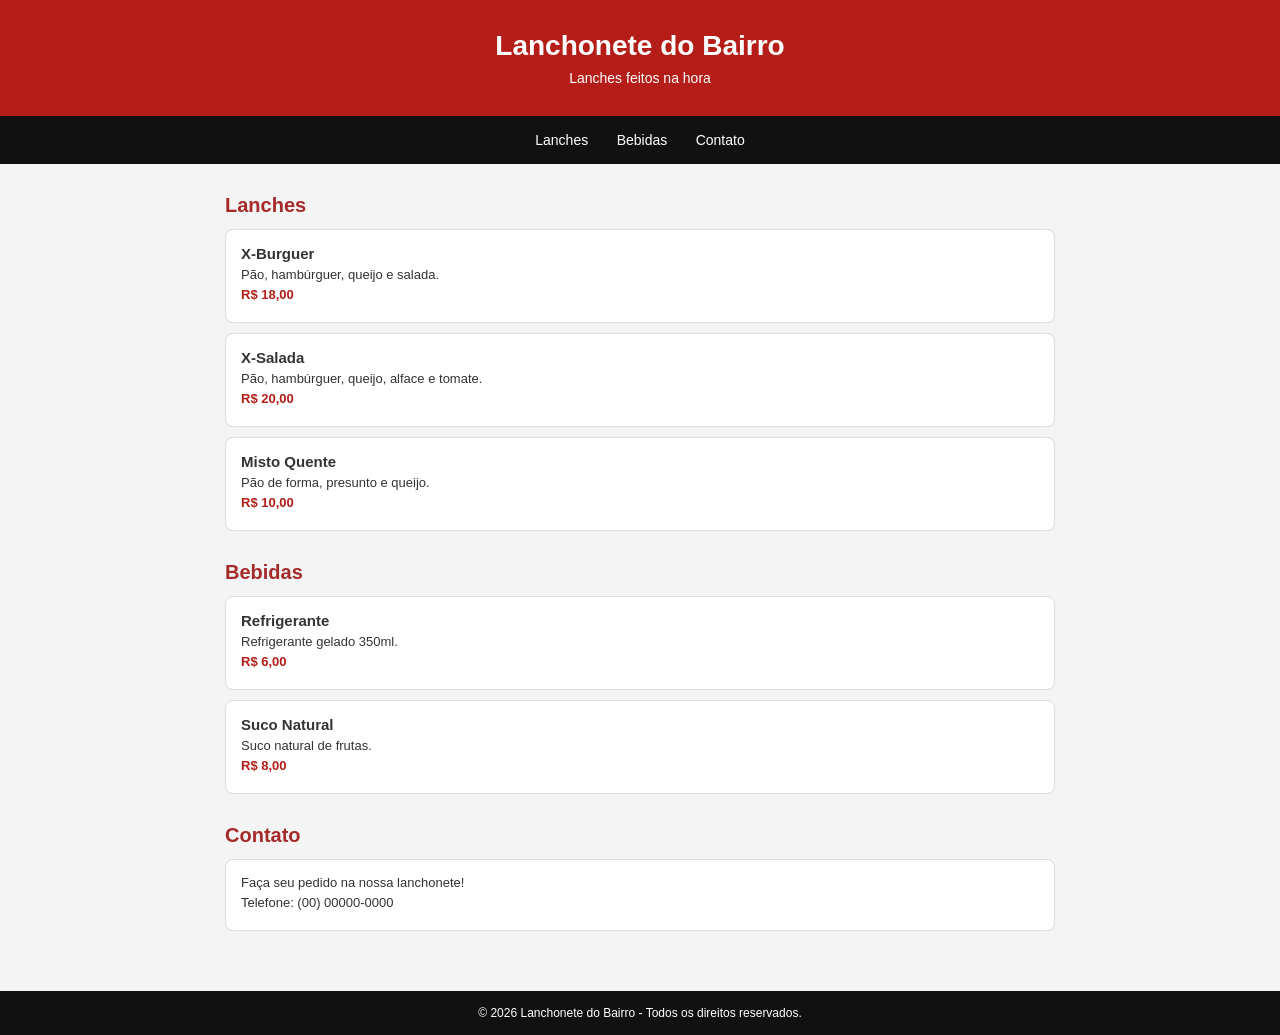
<file: lanchonete/index.html>
<!DOCTYPE html>
<html lang="pt-br">
<head>
    <meta charset="UTF-8">
    <meta name="viewport" content="width=device-width, initial-scale=1.0">
    <title>Lanchonete do Bairro</title>
    <link rel="stylesheet" href="style.css">
</head>
<body>

    <header>
        <h1>Lanchonete do Bairro</h1>
        <p>Lanches feitos na hora</p>
    </header>

    <nav>
        <a href="#lanches">Lanches</a>
        <a href="#bebidas">Bebidas</a>
        <a href="#contato">Contato</a>
    </nav>

    <main>

        <section id="lanches">
            <h2>Lanches</h2>

            <article class="card">
                <h3>X-Burguer</h3>
                <p>Pão, hambúrguer, queijo e salada.</p>
                <p class="preco">R$ 18,00</p>
            </article>

            <article class="card">
                <h3>X-Salada</h3>
                <p>Pão, hambúrguer, queijo, alface e tomate.</p>
                <p class="preco">R$ 20,00</p>
            </article>

            <article class="card">
                <h3>Misto Quente</h3>
                <p>Pão de forma, presunto e queijo.</p>
                <p class="preco">R$ 10,00</p>
            </article>
        </section>

        <section id="bebidas">
            <h2>Bebidas</h2>

            <article class="card">
                <h3>Refrigerante</h3>
                <p>Refrigerante gelado 350ml.</p>
                <p class="preco">R$ 6,00</p>
            </article>

            <article class="card">
                <h3>Suco Natural</h3>
                <p>Suco natural de frutas.</p>
                <p class="preco">R$ 8,00</p>
            </article>
        </section>

        <section id="contato">
            <h2>Contato</h2>
            <article class="card">
                <p>Faça seu pedido na nossa lanchonete!</p>
                <p>Telefone: (00) 00000-0000</p>
            </article>
        </section>

    </main>

    <footer>
        <p>&copy; 2026 Lanchonete do Bairro - Todos os direitos reservados.</p>
    </footer>

</body>
</html>
</file>
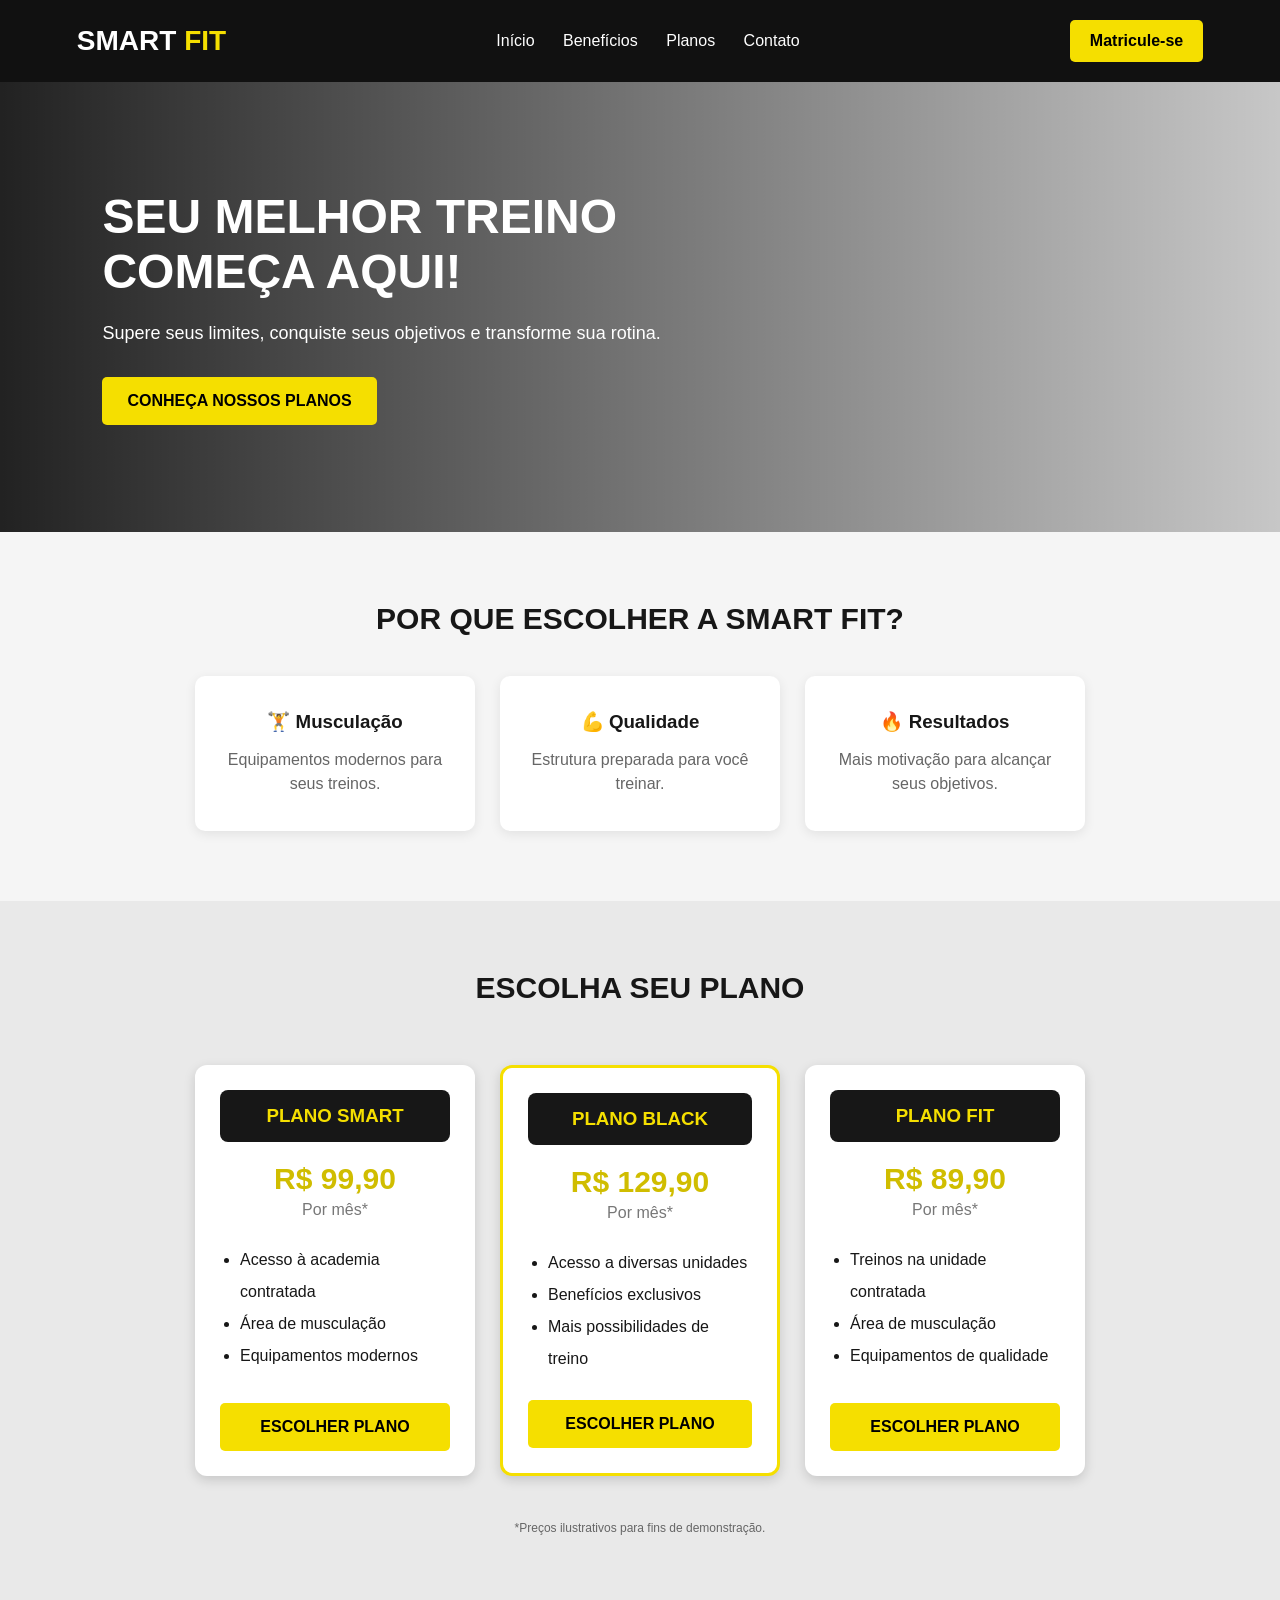
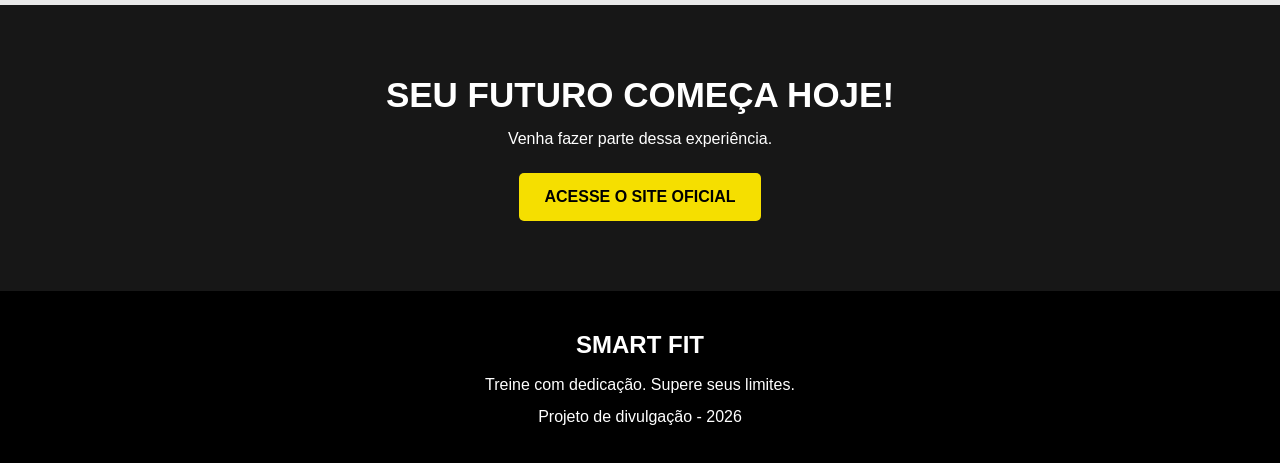
<file: smart fit/index.html>
<!DOCTYPE html>
<html lang="pt-br">

<head>
    <meta charset="UTF-8">
    <meta name="viewport" content="width=device-width, initial-scale=1.0">

    <title>Smart Fit - Academia</title>

    <link rel="stylesheet" href="style.css">
</head>

<body>

    <!-- CABEÇALHO -->
    <header>
        <h1>SMART <span>FIT</span></h1>

        <nav>
            <a href="#inicio">Início</a>
            <a href="#beneficios">Benefícios</a>
            <a href="#planos">Planos</a>
            <a href="#contato">Contato</a>
        </nav>

        <a href="#planos" class="btn-header">Matricule-se</a>
    </header>

    <!-- BANNER -->
    <section class="banner" id="inicio">

        <div class="banner-texto">

            <h2>SEU MELHOR TREINO COMEÇA AQUI!</h2>

            <p>
                Supere seus limites, conquiste seus objetivos
                e transforme sua rotina.
            </p>

            <a href="#planos" class="botao">
                CONHEÇA NOSSOS PLANOS
            </a>

        </div>

    </section>

    <!-- BENEFÍCIOS -->
    <section class="beneficios" id="beneficios">

        <h2>POR QUE ESCOLHER A SMART FIT?</h2>

        <div class="cards-beneficios">

            <div class="card-beneficio">
                <h3>🏋️ Musculação</h3>
                <p>Equipamentos modernos para seus treinos.</p>
            </div>

            <div class="card-beneficio">
                <h3>💪 Qualidade</h3>
                <p>Estrutura preparada para você treinar.</p>
            </div>

            <div class="card-beneficio">
                <h3>🔥 Resultados</h3>
                <p>Mais motivação para alcançar seus objetivos.</p>
            </div>

        </div>

    </section>

    <!-- PLANOS -->
    <section class="planos" id="planos">

        <h2>ESCOLHA SEU PLANO</h2>

        <div class="container-planos">

            <!-- CARD 1 -->
            <div class="plano">

                <h3>PLANO SMART</h3>

                <p class="preco">R$ 99,90</p>

                <p class="mensalidade">Por mês*</p>

                <ul>
                    <li>Acesso à academia contratada</li>
                    <li>Área de musculação</li>
                    <li>Equipamentos modernos</li>
                </ul>

                <a href="#contato" class="botao">
                    ESCOLHER PLANO
                </a>

            </div>

            <!-- CARD 2 -->
            <div class="plano destaque">

                <h3>PLANO BLACK</h3>

                <p class="preco">R$ 129,90</p>

                <p class="mensalidade">Por mês*</p>

                <ul>
                    <li>Acesso a diversas unidades</li>
                    <li>Benefícios exclusivos</li>
                    <li>Mais possibilidades de treino</li>
                </ul>

                <a href="#contato" class="botao">
                    ESCOLHER PLANO
                </a>

            </div>

            <!-- CARD 3 -->
            <div class="plano">

                <h3>PLANO FIT</h3>

                <p class="preco">R$ 89,90</p>

                <p class="mensalidade">Por mês*</p>

                <ul>
                    <li>Treinos na unidade contratada</li>
                    <li>Área de musculação</li>
                    <li>Equipamentos de qualidade</li>
                </ul>

                <a href="#contato" class="botao">
                    ESCOLHER PLANO
                </a>

            </div>

        </div>

        <p class="aviso">
            *Preços ilustrativos para fins de demonstração.
        </p>

    </section>

    <!-- CONTATO -->
    <section class="contato" id="contato">

        <h2>SEU FUTURO COMEÇA HOJE!</h2>

        <p>Venha fazer parte dessa experiência.</p>

        <a href="https://www.smartfit.com.br/" class="botao">
            ACESSE O SITE OFICIAL
        </a>

    </section>

    <!-- RODAPÉ -->
    <footer>

        <h2>SMART FIT</h2>

        <p>Treine com dedicação. Supere seus limites.</p>

        <p>Projeto de divulgação - 2026</p>

    </footer>

</body>
</html>
</file>
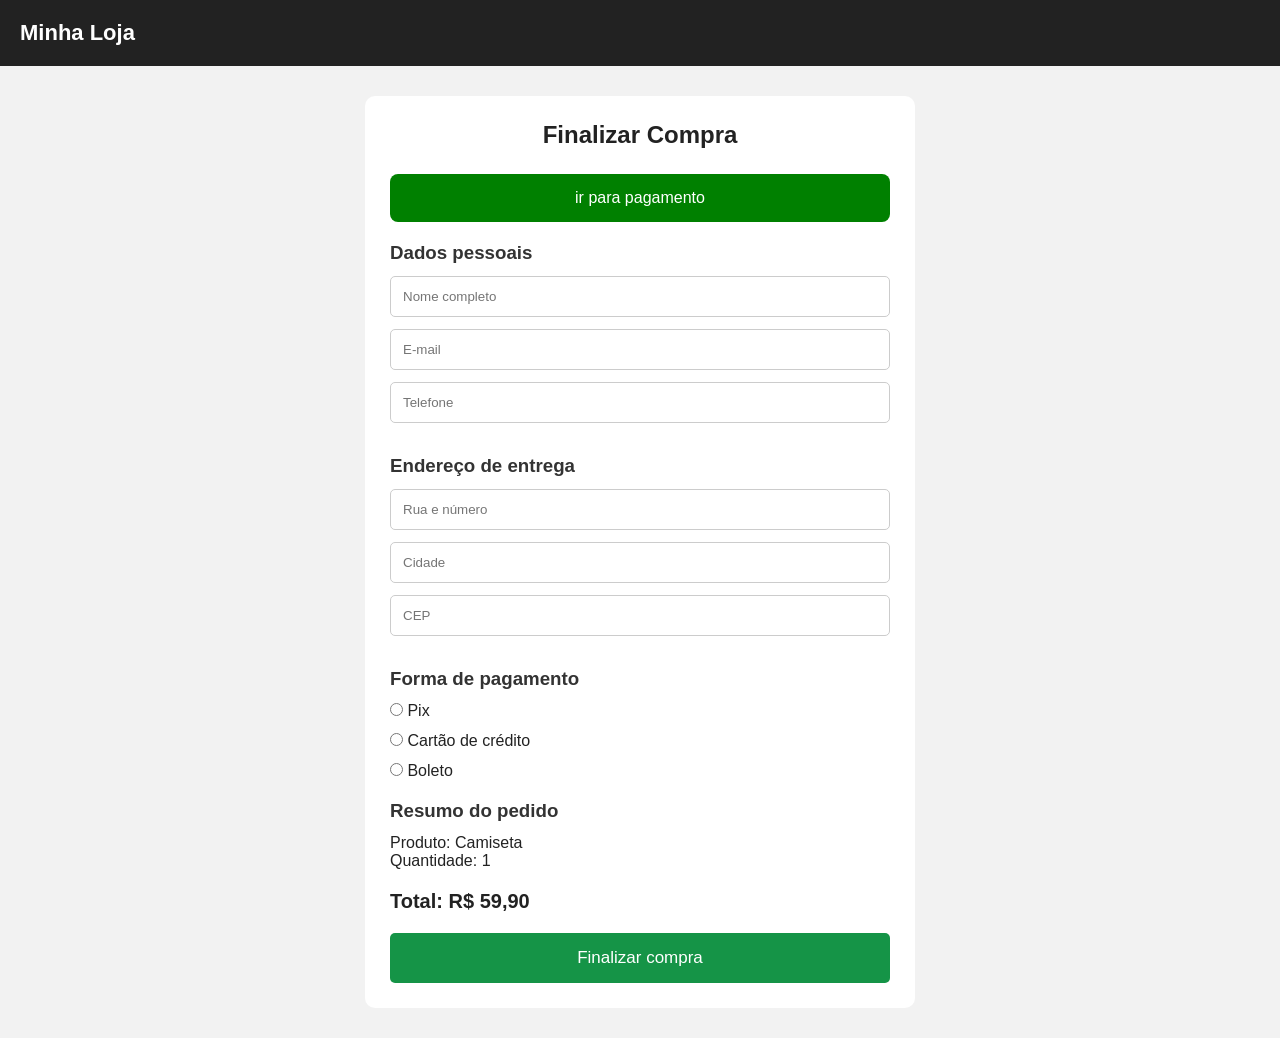
<file: loja virtual css/html/pagamento.html>
<!DOCTYPE html>
<html lang="pt-br">
<head>
    <meta charset="UTF-8">
    <meta name="viewport" content="width=device-width, initial-scale=1.0">
    <title>Pagamento</title>
    <link rel="stylesheet" href="/loja virtual css/style.css">
</head>
<body>

<header>
    <h1>Minha Loja</h1>
</header>

<main class="pagamento">
    <h2>Finalizar Compra</h2>
    <a href="pagamento.html" class="btn-pagamento">ir para pagamento</a>

    <form>
        <h3>Dados pessoais</h3>

        <input type="text" placeholder="Nome completo" required>
        <input type="email" placeholder="E-mail" required>
        <input type="tel" placeholder="Telefone">

        <h3>Endereço de entrega</h3>

        <input type="text" placeholder="Rua e número">
        <input type="text" placeholder="Cidade">
        <input type="text" placeholder="CEP">

        <h3>Forma de pagamento</h3>

        <label>
            <input type="radio" name="pagamento" value="pix" required>
            Pix
        </label>

        <label>
            <input type="radio" name="pagamento" value="cartao">
            Cartão de crédito
        </label>

        <label>
            <input type="radio" name="pagamento" value="boleto">
            Boleto
        </label>

        <h3>Resumo do pedido</h3>

        <p>Produto: Camiseta</p>
        <p>Quantidade: 1</p>
        <p class="total">Total: R$ 59,90</p>

        <button type="submit">Finalizar compra</button>
    </form>
</main>

</body>
</html>
</file>
<file: lanchonete/style.css>
/* Configuração padrão */
* {
    margin: 0;
    padding: 0;
    box-sizing: border-box;
}

/* Corpo do site */
body {
    font-family: Arial, sans-serif;
    background-color: #f4f4f4;
    color: #333;
}

/* Cabeçalho */
header {
    background-color: #b51e18;
    color: white;
    text-align: center;
    padding: 30px;
}

header h1 {
    font-size: 28px;
    margin-bottom: 8px;
}

header p {
    font-size: 14px;
}

/* Menu */
nav {
    background-color: #111;
    text-align: center;
    padding: 15px;
}

nav a {
    color: white;
    text-decoration: none;
    margin: 0 12px;
    font-size: 14px;
}

nav a:hover {
    color: #e74c3c;
}

/* Conteúdo principal */
main {
    max-width: 850px;
    margin: 20px auto;
    padding: 10px;
}

/* Títulos das seções */
section {
    margin-bottom: 30px;
}

section h2 {
    color: #a52a2a;
    font-size: 20px;
    margin-bottom: 12px;
}

/* Cards dos produtos */
.card {
    background-color: white;
    border: 1px solid #ddd;
    border-radius: 8px;
    padding: 15px;
    margin-bottom: 10px;
}

.card h3 {
    font-size: 15px;
    margin-bottom: 5px;
}

.card p {
    font-size: 13px;
    margin-bottom: 5px;
}

/* Preços */
.preco {
    color: #b51e18;
    font-weight: bold;
}

/* Rodapé */
footer {
    background-color: #111;
    color: white;
    text-align: center;
    padding: 15px;
    font-size: 12px;
}
</file>
<file: smart fit/style.css>
/* CONFIGURAÇÕES GERAIS */

* {
    margin: 0;
    padding: 0;
    box-sizing: border-box;
}

html {
    scroll-behavior: smooth;
}

body {
    font-family: Arial, sans-serif;
    background: #f5f5f5;
    color: #171717;
}

/* CABEÇALHO */

header {
    background: #111;
    color: white;
    padding: 20px 6%;

    display: flex;
    justify-content: space-between;
    align-items: center;
}

header h1 {
    font-size: 28px;
}

header h1 span {
    color: #f5df00;
}

nav a {
    color: white;
    text-decoration: none;
    margin: 0 12px;
}

nav a:hover {
    color: #f5df00;
}

.btn-header {
    background: #f5df00;
    color: black;
    padding: 12px 20px;
    text-decoration: none;
    font-weight: bold;
    border-radius: 5px;
}

/* BANNER */

.banner {
    min-height: 450px;

    background:
        linear-gradient(90deg, #000000dc, #00000030),
        url("https://images.unsplash.com/photo-1534438327276-14e5300c3a48?w=1600")
        center/cover;

    display: flex;
    align-items: center;
    padding: 60px 8%;
    color: white;
}

.banner-texto {
    max-width: 600px;
}

.banner h2 {
    font-size: 48px;
    margin-bottom: 20px;
}

.banner p {
    font-size: 18px;
    line-height: 1.6;
    margin-bottom: 30px;
}

/* BOTÕES */

.botao {
    display: inline-block;
    background: #f5df00;
    color: black;
    padding: 15px 25px;
    text-decoration: none;
    font-weight: bold;
    border-radius: 5px;
    transition: 0.3s;
}

.botao:hover {
    background: #d6c300;
    transform: scale(1.04);
}

/* BENEFÍCIOS */

.beneficios {
    padding: 70px 7%;
    text-align: center;
}

.beneficios h2 {
    font-size: 30px;
    margin-bottom: 40px;
}

.cards-beneficios {
    display: flex;
    justify-content: center;
    gap: 25px;
    flex-wrap: wrap;
}

.card-beneficio {
    background: white;
    padding: 35px 20px;
    width: 280px;
    border-radius: 10px;
    box-shadow: 0 3px 12px #00000015;
}

.card-beneficio h3 {
    margin-bottom: 15px;
}

.card-beneficio p {
    color: #666;
    line-height: 1.5;
}

/* PLANOS */

.planos {
    background: #e9e9e9;
    padding: 70px 7%;
    text-align: center;
}

.planos h2 {
    font-size: 30px;
    margin-bottom: 40px;
}

/* CARDS DOS PLANOS */

.container-planos {
    display: flex;
    justify-content: center;
    align-items: stretch;
    flex-wrap: wrap;
    gap: 25px;
    padding: 20px;
}

.plano {
    background: white;
    width: 280px;
    padding: 25px;

    border-radius: 12px;
    box-shadow: 0 4px 12px rgba(0,0,0,0.15);

    text-align: center;

    display: flex;
    flex-direction: column;

    transition: 0.3s;
}

.plano:hover {
    transform: translateY(-8px);
}

.plano h3 {
    background: #171717;
    color: #f5df00;
    padding: 15px;
    border-radius: 8px;
}

.preco {
    font-size: 30px;
    font-weight: bold;
    color: #d0bd00;
    margin-top: 20px;
}

.mensalidade {
    color: #777;
    margin-top: 5px;
}

/* LISTA DE BENEFÍCIOS DOS PLANOS */

.plano ul {
    text-align: left;
    margin: 25px 0;
    padding-left: 20px;
    line-height: 2;
    flex-grow: 1;
}

/* DESTAQUE DO CARD */

.destaque {
    border: 3px solid #f5df00;
}

/* BOTÃO DOS PLANOS */

.plano .botao {
    width: 100%;
    margin-top: auto;
}

.aviso {
    margin-top: 25px;
    font-size: 12px;
    color: #666;
}

/* CONTATO */

.contato {
    background: #171717;
    color: white;
    text-align: center;
    padding: 70px 20px;
}

.contato h2 {
    font-size: 35px;
    margin-bottom: 15px;
}

.contato p {
    margin-bottom: 25px;
}

/* RODAPÉ */

footer {
    background: black;
    color: white;
    text-align: center;
    padding: 30px;
    line-height: 2;
}

/* RESPONSIVIDADE */

@media (max-width: 750px) {

    header {
        flex-direction: column;
        gap: 20px;
    }

    nav {
        display: flex;
        flex-wrap: wrap;
        justify-content: center;
        gap: 15px;
    }

    nav a {
        margin: 0;
    }

    .banner h2 {
        font-size: 34px;
    }

    .cards-beneficios {
        flex-direction: column;
        align-items: center;
    }

    .card-beneficio {
        width: 100%;
        max-width: 350px;
    }

    .container-planos {
        flex-direction: column;
        align-items: center;
    }

    .plano {
        width: 100%;
        max-width: 350px;
    }

}
</file>
<file: loja virtual css/style.css>
* {
    margin: 0;
    padding: 0;
    box-sizing: border-box;
}

body {
    font-family: Arial, sans-serif;
    background: #f5f5f5;
    color: #222;
}

/* CABEÇALHO */

header {
    background: #17202d;
    color: white;
    padding: 20px 5%;
    display: flex;
    justify-content: space-between;
    align-items: center;
}

header h1 {
    font-size: 22px;
}

nav a {
    color: white;
    text-decoration: none;
    margin-left: 20px;
}

nav a:hover {
    color: #ff7043;
}

/* CONTEÚDO */

main {
    max-width: 1200px;
    margin: 35px auto;
    padding: 0 20px;
}

main h2 {
    margin-bottom: 25px;
}

/* VITRINE */

.vitrine {
    display: grid;
    grid-template-columns: repeat(4, 1fr);
    gap: 20px;
}

.card {
    background: white;
    padding: 18px;
    border-radius: 8px;
    box-shadow: 0 2px 8px #00000015;
    display: flex;
    flex-direction: column;
}

.card img {
    width: 100%;
    height: 140px;
    object-fit: contain;
    margin-bottom: 15px;
}

.card h3 {
    font-size: 17px;
    margin-bottom: 8px;
}

.card p {
    color: #777;
    font-size: 13px;
    margin-bottom: 12px;
}

.card strong {
    margin-bottom: 15px;
}

/* BOTÕES */

.botao {
    display: block;
    background: #c75b35;
    color: white;
    padding: 10px;
    text-align: center;
    text-decoration: none;
    border-radius: 5px;
    font-size: 13px;
    margin-top: auto;
}

.botao:hover,
.finalizar:hover {
    background: #a94424;
}

/* CARRINHO */

.carrinho-container {
    display: grid;
    grid-template-columns: 2fr 1fr;
    gap: 30px;
}

.lista-produtos,
.resumo {
    background: white;
    padding: 20px;
    border-radius: 8px;
    box-shadow: 0 2px 8px #00000015;
}

.item-carrinho {
    display: flex;
    align-items: center;
    justify-content: space-between;
    gap: 15px;
    padding: 15px 0;
    border-bottom: 1px solid #eee;
}

.item-carrinho img {
    width: 65px;
    height: 65px;
    object-fit: contain;
}

.item-carrinho div {
    flex: 1;
}

.item-carrinho h3 {
    font-size: 15px;
}

.item-carrinho p {
    font-size: 13px;
    color: #777;
    margin-top: 5px;
}

.item-carrinho strong {
    font-size: 14px;
}

/* RESUMO */

.resumo h3 {
    margin-bottom: 20px;
}

.linha {
    display: flex;
    justify-content: space-between;
    margin: 15px 0;
    font-size: 14px;
}

.total {
    font-size: 17px;
}

.finalizar {
    width: 100%;
    background: #c75b35;
    color: white;
    border: none;
    padding: 13px;
    border-radius: 5px;
    cursor: pointer;
}

.continuar {
    display: block;
    text-align: center;
    margin-top: 15px;
    color: #555;
    font-size: 13px;
    text-decoration: none;
}

/* RODAPÉ */

footer {
    background: #17202d;
    color: white;
    text-align: center;
    padding: 20px;
    margin-top: 50px;
}

/* CELULAR */

@media (max-width: 750px) {

    header {
        flex-direction: column;
        gap: 15px;
    }

    nav a {
        margin: 0 8px;
    }

    .vitrine {
        grid-template-columns: repeat(2, 1fr);
        gap: 12px;
    }

    .card {
        padding: 12px;
    }

    .carrinho-container {
        grid-template-columns: 1fr;
    }
}

@media (max-width: 380px) {
    .vitrine {
        grid-template-columns: 1fr;
    }
}






* {
    margin: 0;
    padding: 0;
    box-sizing: border-box;
}

body {
    font-family: Arial, sans-serif;
    background: #f2f2f2;
}

header {
    background: #222;
    color: white;
    padding: 20px;
    text-align: center;
}

.pagamento {
    background: white;
    width: 90%;
    max-width: 550px;
    margin: 30px auto;
    padding: 25px;
    border-radius: 10px;
}

h2 {
    text-align: center;
    margin-bottom: 25px;
}

h3 {
    margin: 20px 0 12px;
    color: #333;
}

input:not([type="radio"]) {
    width: 100%;
    padding: 12px;
    margin-bottom: 12px;
    border: 1px solid #ccc;
    border-radius: 5px;
}

label {
    display: block;
    margin: 12px 0;
}

.total {
    font-size: 20px;
    font-weight: bold;
    margin: 20px 0;
}

button {
    width: 100%;
    padding: 15px;
    background: #159447;
    color: white;
    border: none;
    border-radius: 5px;
    font-size: 17px;
    cursor: pointer;
}


.btn-pagamento {
    display: block;
    background-color: green;
    color: white;
    text-decoration: none;
    text-align: center;
    padding: 15px;
    border-radius: 8px;
    margin-top: 20px;
}


.finalizar {
    display: block;
    background-color: green;
    color: white;
    text-align: center;
    padding: 15px;
    text-decoration: none;
    border-radius: 8px;
    margin-top: 20px;
}
</file>
